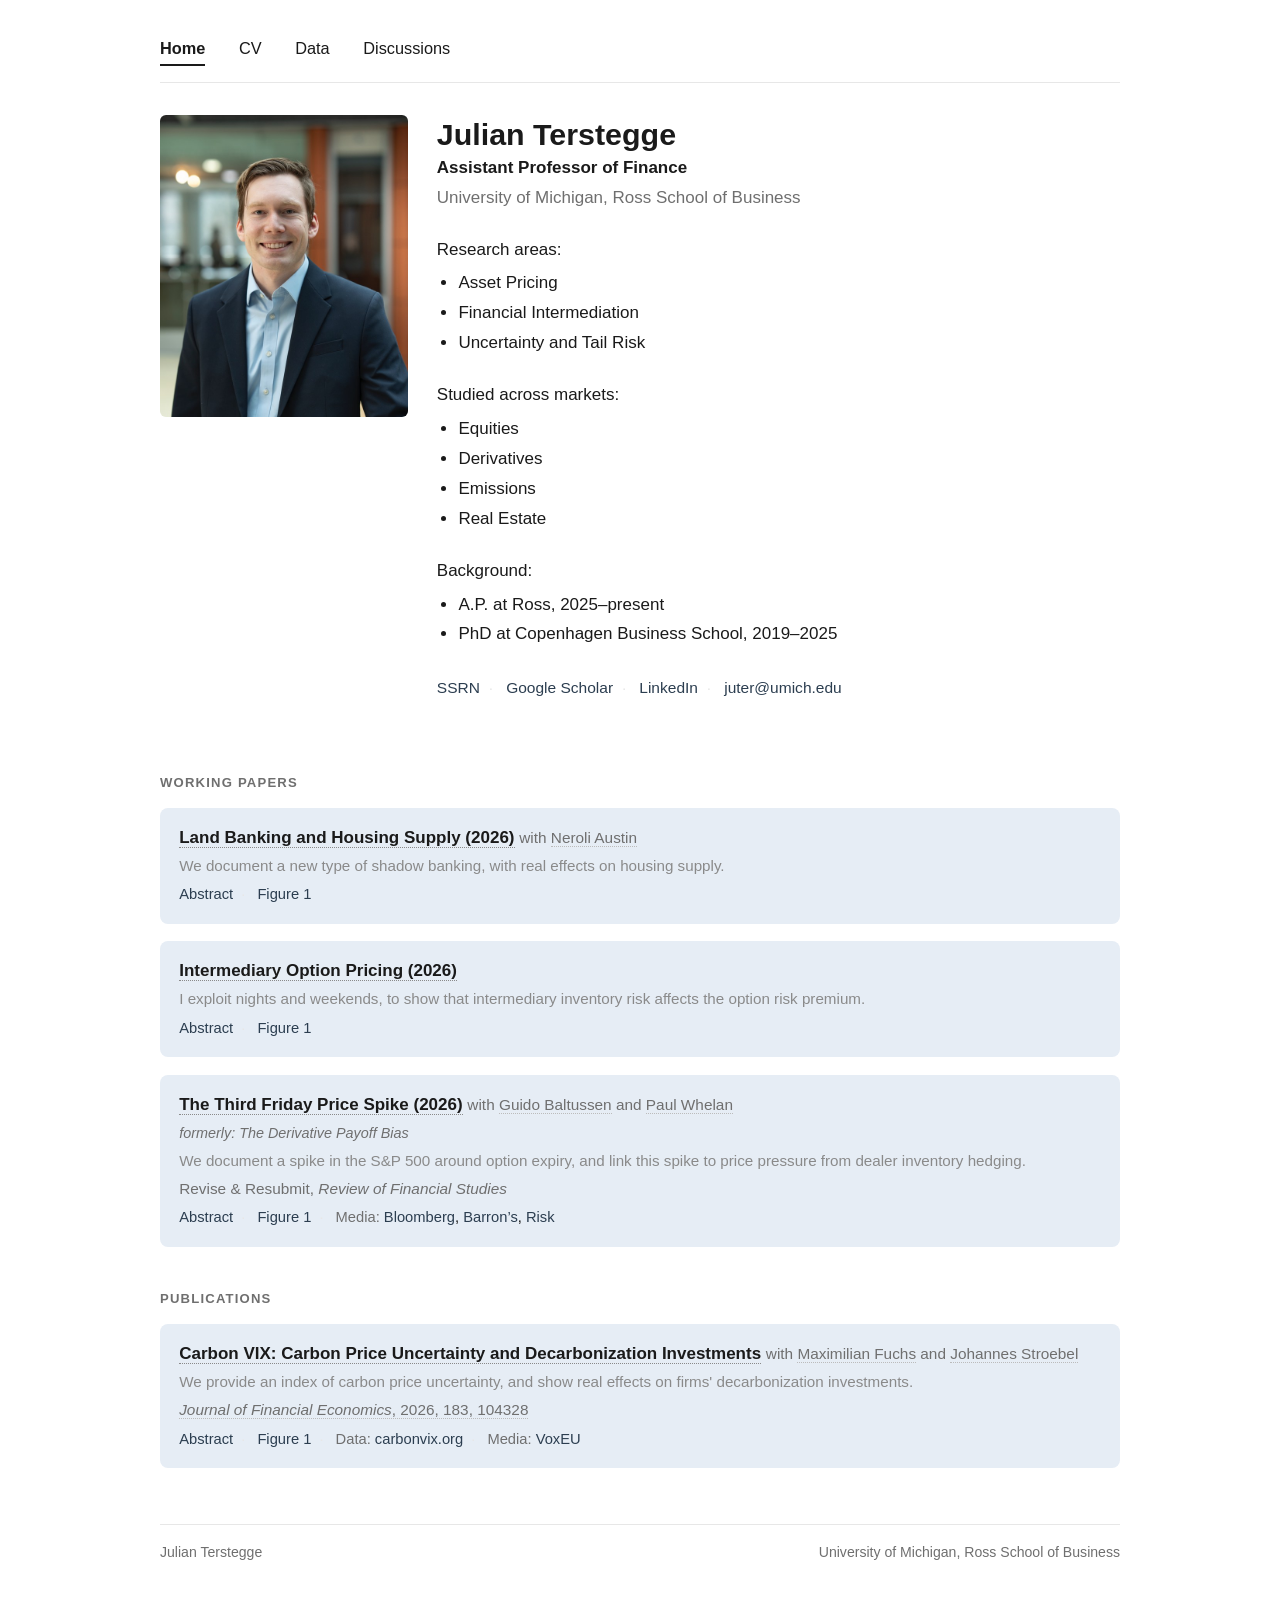
<file: index.html>
<!DOCTYPE html>
<html lang="en">
<head>
  <meta charset="utf-8">
  <meta name="viewport" content="width=device-width, initial-scale=1">

  <!-- Google tag (gtag.js) -->
  <script async src="https://www.googletagmanager.com/gtag/js?id=G-7PS0QFMQ77"></script>
  <script>
    window.dataLayer = window.dataLayer || [];
    function gtag(){dataLayer.push(arguments);}
    gtag('js', new Date());
    gtag('config', 'G-7PS0QFMQ77');
  </script>

  <title>Julian Terstegge</title>
  <meta name="description" content="Julian Terstegge — Assistant Professor of Finance, University of Michigan, Ross School of Business. Research areas: Asset Pricing, Financial Intermediation, Uncertainty and Tail Risk. Studied across markets: Equities, Derivatives, Emissions, Real Estate.">

  <link rel="icon" href="assets/img/favicon.svg" type="image/svg+xml">
  <link rel="icon" href="assets/img/favicon-96.png" type="image/png" sizes="96x96">
  <link rel="apple-touch-icon" href="assets/img/apple-touch-icon.png">

  <meta property="og:type" content="website">
  <meta property="og:title" content="Julian Terstegge">
  <meta property="og:description" content="Assistant Professor of Finance, University of Michigan, Ross School of Business. Research areas: Asset Pricing, Financial Intermediation, Uncertainty and Tail Risk. Studied across markets: Equities, Derivatives, Emissions, Real Estate.">
  <meta property="og:url" content="https://julianterstegge.com/">
  <meta property="og:image" content="https://julianterstegge.com/assets/img/og-card.jpg">
  <meta property="og:image:width" content="1200">
  <meta property="og:image:height" content="630">
  <meta name="twitter:card" content="summary_large_image">

  <link rel="stylesheet" href="css/style.css">
</head>
<body>

  <header class="site-header">
    <nav class="site-nav">
      <a href="index.html" class="active">Home</a>
      <a href="assets/cv/cv_julian_terstegge.pdf" target="_blank" rel="noopener noreferrer">CV</a>
      <a href="data.html">Data</a>
      <a href="discussions.html">Discussions</a>
    </nav>
  </header>

  <main>
    <div class="profile">
      <img src="assets/img/headshot.jpg" alt="Julian Terstegge">
      <div>
        <h1>Julian Terstegge</h1>
        <p class="subtitle">Assistant Professor of Finance</p>
        <p class="affil">University of Michigan, Ross School of Business</p>
        <div class="bio">
          <p class="bio-block">Research areas:</p>
          <ul class="research-areas">
            <li>Asset Pricing</li>
            <li>Financial Intermediation</li>
            <li>Uncertainty and Tail Risk</li>
          </ul>
          <p class="bio-block">Studied across markets:</p>
          <ul class="research-areas">
            <li>Equities</li>
            <li>Derivatives</li>
            <li>Emissions</li>
            <li>Real Estate</li>
          </ul>
          <p class="bio-block">Background:</p>
          <ul class="research-areas">
            <li>A.P. at Ross, 2025&ndash;present</li>
            <li>PhD at Copenhagen Business School, 2019&ndash;2025</li>
          </ul>
        </div>
        <p class="quicklinks">
          <a href="https://papers.ssrn.com/sol3/cf_dev/AbsByAuth.cfm?per_id=6129630" target="_blank" rel="noopener noreferrer">SSRN</a><span class="sep">·</span>
          <a href="https://scholar.google.com/citations?user=AfjYrWUAAAAJ&hl=en" target="_blank" rel="noopener noreferrer">Google Scholar</a><span class="sep">·</span>
          <a href="https://www.linkedin.com/in/julian-terstegge-11905a120/" target="_blank" rel="noopener noreferrer">LinkedIn</a><span class="sep">·</span>
          <a href="mailto:juter@umich.edu">juter@umich.edu</a>
        </p>
      </div>
    </div>

    <section id="working-papers">
      <h2>Working Papers</h2>
      <ul class="pub-list">
        <li id="paper-landbanking">
          <span class="pub-title"><a href="https://papers.ssrn.com/sol3/papers.cfm?abstract_id=7728238" target="_blank" rel="noopener noreferrer" title="Read the paper on SSRN">Land Banking and Housing Supply (2026)</a></span> <span class="pub-meta">with <a href="https://www.neroliaustin.com/" target="_blank" rel="noopener noreferrer">Neroli Austin</a></span><br>
          <span class="pub-oneliner">We document a new type of shadow banking, with real effects on housing supply.</span>
          <div class="pub-links">
            <button type="button" class="abstract-toggle" aria-expanded="false" aria-controls="abs-landbanking">Abstract</button><span class="sep">·</span>
            <button type="button" class="figure-toggle" aria-expanded="false" aria-controls="fig-landbanking">Figure 1</button>
          </div>
          <div class="abstract" id="abs-landbanking">
            <p>We study the financing of the U.S. builder sector, and document a new type of shadow banking, which affects housing supply. Bank lending against land collapsed in 2008 and has not returned at its old scale. Instead, builders rely on "land banks," firms that hold land on their balance sheet and sell land options to builders. We document this new regime in new hand-collected data: The share of land that builders hold via option has grown from 23% in 2009 to 72% in 2025, equivalent to five years of builders' homebuilding, or above $600 billion at current new-home prices. Builders exercise almost all land options when they come due. Thus, land banks provide balance sheet space, but carry little land price risk in normal times. However, in a land price crash, losses fall on land banks, which are financed with private capital. Based on these facts, we develop a model of the new U.S. housing supply curve. Due to land banking, housing supply is scheduled years in advance, and is about two thirds less price elastic in the short run. This "sticky housing supply" from land banking resulted in roughly 245,000 fewer homes built during the 2020&ndash;2021 housing boom, a quarter of annual U.S. single-family homebuilding. We conclude that land banking has contributed to the current U.S. housing shortage.</p>
          </div>
          <div class="figure-panel" id="fig-landbanking">
            <p class="figure-headline">The share of land that builders hold via option has grown from 23% in 2009 to 72% in 2025.</p>
            <img src="assets/figures/fig_land_banking_and_housing_supply.png" alt="Figure 1 of the paper: the share of land that public homebuilders hold via option, by fiscal year, rising from 23% in 2009 to 72% in 2025.">
          </div>
        </li>
        <li id="paper-intermediary">
          <span class="pub-title"><a href="https://papers.ssrn.com/sol3/papers.cfm?abstract_id=5877762" target="_blank" rel="noopener noreferrer" title="Read the paper on SSRN">Intermediary Option Pricing (2026)</a></span><br>
          <span class="pub-oneliner">I exploit nights and weekends, to show that intermediary inventory risk affects the option risk premium.</span>
          <div class="pub-links">
            <button type="button" class="abstract-toggle" aria-expanded="false" aria-controls="abs-intermediary">Abstract</button><span class="sep">·</span>
            <button type="button" class="figure-toggle" aria-expanded="false" aria-controls="fig-intermediary">Figure 1</button>
          </div>
          <div class="abstract" id="abs-intermediary">
            <p>I exploit nights to show that intermediary inventory risk drives the option risk premium. Nights raise dealers' inventory risk on a schedule unrelated to economy-wide risk aversion, because the daily closure of regular equity markets lowers liquidity and impedes delta-hedge adjustments. I quantify dealers' "gap risk" and find that it predicts S&amp;P 500 option returns overnight (when the friction binds) relative to the same options' day returns. After overnight equity trading emerged around 2006, loosening the friction on weeknights but not weekends, the intra-week option premium attenuated by nearly two thirds, especially in options where dealers' inventory is concentrated.</p>
          </div>
          <div class="figure-panel" id="fig-intermediary">
            <p class="figure-headline">The emergence of overnight equity trading permanently changed the option risk premium.</p>
            <img src="assets/figures/fig_intermediary_option_pricing.png" alt="Figure 1 of the paper: cumulative returns of S&amp;P 500 put options, weeknights versus weekends, 1996 to 2023.">
          </div>
        </li>
        <li id="paper-payoff">
          <span class="pub-title"><a href="https://papers.ssrn.com/sol3/papers.cfm?abstract_id=4562800" target="_blank" rel="noopener noreferrer" title="Read the paper on SSRN">The Third Friday Price Spike (2026)</a></span> <span class="pub-meta">with <a href="https://www.eur.nl/en/people/guido-baltussen" target="_blank" rel="noopener noreferrer">Guido Baltussen</a> and <a href="https://sites.google.com/view/paulwhelan/home" target="_blank" rel="noopener noreferrer">Paul Whelan</a></span><br>
          <span class="pub-formerly">formerly: The Derivative Payoff Bias</span><br>
          <span class="pub-oneliner">We document a spike in the S&amp;P 500 around option expiry, and link this spike to price pressure from dealer inventory hedging.</span><br>
          <span class="pub-meta">Revise &amp; Resubmit, <em>Review of Financial Studies</em></span>
          <div class="pub-links">
            <button type="button" class="abstract-toggle" aria-expanded="false" aria-controls="abs-payoff">Abstract</button><span class="sep">·</span>
            <button type="button" class="figure-toggle" aria-expanded="false" aria-controls="fig-payoff">Figure 1</button><span class="sep">·</span>
            <span class="link-label">Media:</span>
            <a href="https://www.bloomberg.com/news/articles/2023-09-27/s-p-500-options-quirk-mints-billions-stirring-manipulation-talk" target="_blank" rel="noopener noreferrer">Bloomberg</a>,
            <a href="https://www.barrons.com/articles/triple-witching-day-options-manipulated-dd8dd5ae" target="_blank" rel="noopener noreferrer">Barron’s</a>,
            <a href="https://www.risk.net/investing/7957783/witching-day-price-spikes-point-to-options-market-manipulation-study" target="_blank" rel="noopener noreferrer">Risk</a>
          </div>
          <div class="abstract" id="abs-payoff">
            <p>Most U.S. equity index derivatives settle at the market open on the 3rd Friday of each month. We document that equity prices open 10 basis points higher on 3rd Fridays, on average, and fully reverse by midday. Call payoffs are inflated and put payoffs deflated, transferring at least $1.5 billion annually. We link this spike to option dealers' hedging activity: their aggregate inventory delta predictably drifts down into expiry, requiring equity purchases to remain hedged. Measuring dealers' delta drift from positions, we show it predicts the Third Friday Price Spike and we find no comparable predictability on non-expiry days.</p>
          </div>
          <div class="figure-panel" id="fig-payoff">
            <p class="figure-headline">The S&amp;P 500 spikes when derivatives settle and fully reverts thereafter.</p>
            <img src="assets/figures/fig_third_friday_price_spike.png" alt="Cumulative intraday log returns of S&amp;P 500 E-mini futures around 3rd Friday market open versus all other days: a spike into the 9:30 a.m. open on 3rd Fridays that fully reverses by midday.">
          </div>
        </li>
      </ul>
    </section>

    <section id="publications">
      <h2>Publications</h2>
      <ul class="pub-list">
        <li id="paper-carbonvix">
          <span class="pub-title"><a href="https://papers.ssrn.com/sol3/papers.cfm?abstract_id=4913715" target="_blank" rel="noopener noreferrer" title="Read the paper on SSRN">Carbon VIX: Carbon Price Uncertainty and Decarbonization Investments</a></span> <span class="pub-meta">with <a href="https://maximilian-fuchs.github.io/" target="_blank" rel="noopener noreferrer">Maximilian Fuchs</a> and <a href="https://pages.stern.nyu.edu/~jstroebe/" target="_blank" rel="noopener noreferrer">Johannes Stroebel</a></span><br>
          <span class="pub-oneliner">We provide an index of carbon price uncertainty, and show real effects on firms' decarbonization investments.</span><br>
          <span class="pub-meta"><a href="https://doi.org/10.1016/j.jfineco.2026.104328" target="_blank" rel="noopener noreferrer"><em>Journal of Financial Economics</em>, 2026, 183, 104328</a></span>
          <div class="pub-links">
            <button type="button" class="abstract-toggle" aria-expanded="false" aria-controls="abs-carbonvix">Abstract</button><span class="sep">·</span>
            <button type="button" class="figure-toggle" aria-expanded="false" aria-controls="fig-carbonvix">Figure 1</button><span class="sep">·</span>
            <span class="link-label">Data:</span>
            <a href="https://carbonvix.org" target="_blank" rel="noopener noreferrer">carbonvix.org</a><span class="sep">·</span>
            <span class="link-label">Media:</span>
            <a href="https://cepr.org/voxeu/columns/carbon-price-uncertainty" target="_blank" rel="noopener noreferrer">VoxEU</a>
          </div>
          <div class="abstract" id="abs-carbonvix">
            <p>We study the effects of carbon price uncertainty on firms' decisions to decarbonize their operations. We first use information on the pricing of options on emission allowances in the European Emissions Trading System to create the Carbon VIX, a market-based high-frequency measure of carbon price uncertainty. Carbon price uncertainty is high, varies substantially over time, and experiences persistent shocks around major climate policy events. To explore the effects of carbon price uncertainty on expected aggregate decarbonization investments, we analyze its effect on the stock returns of firms that help other businesses decarbonize. To identify these "carbon solution providers," we extract common types of decarbonization investments from a large survey of firms, and then identify companies that offer the associated goods and services. We find that the stock returns of these carbon solution providers vary positively with carbon prices, but negatively with carbon price uncertainty. The effect of increases in carbon price uncertainty on our proxy for expected decarbonization investments is economically large and of similar magnitude as the effect of declines in carbon prices. These findings support predictions from real options theory that firms may delay investments in decarbonization when faced with uncertainty about the future costs of emissions.</p>
          </div>
          <div class="figure-panel" id="fig-carbonvix">
            <p class="figure-headline">The Carbon VIX measures carbon price uncertainty and spikes around major events.</p>
            <img src="assets/figures/fig_carbon_vix.png" alt="Figure 1 of the paper: the Carbon VIX from 2013 to 2023, annotated with major market events.">
          </div>
        </li>
      </ul>
    </section>

  </main>

  <footer class="site-footer">
    <span>Julian Terstegge</span>
    <span>University of Michigan, Ross School of Business</span>
  </footer>

  <script>
    // Expand/collapse paper abstracts and figures
    document.addEventListener('click', function (e) {
      var btn = e.target.closest('.abstract-toggle, .figure-toggle');
      if (!btn) return;
      var panel = document.getElementById(btn.getAttribute('aria-controls'));
      if (!panel) return;
      var open = panel.classList.toggle('open');
      btn.setAttribute('aria-expanded', open ? 'true' : 'false');
      if (btn.classList.contains('figure-toggle')) {
        btn.textContent = open ? 'Hide figure' : 'Figure 1';
      } else {
        btn.textContent = open ? 'Hide abstract' : 'Abstract';
      }
    });
  </script>

</body>
</html>
</file>
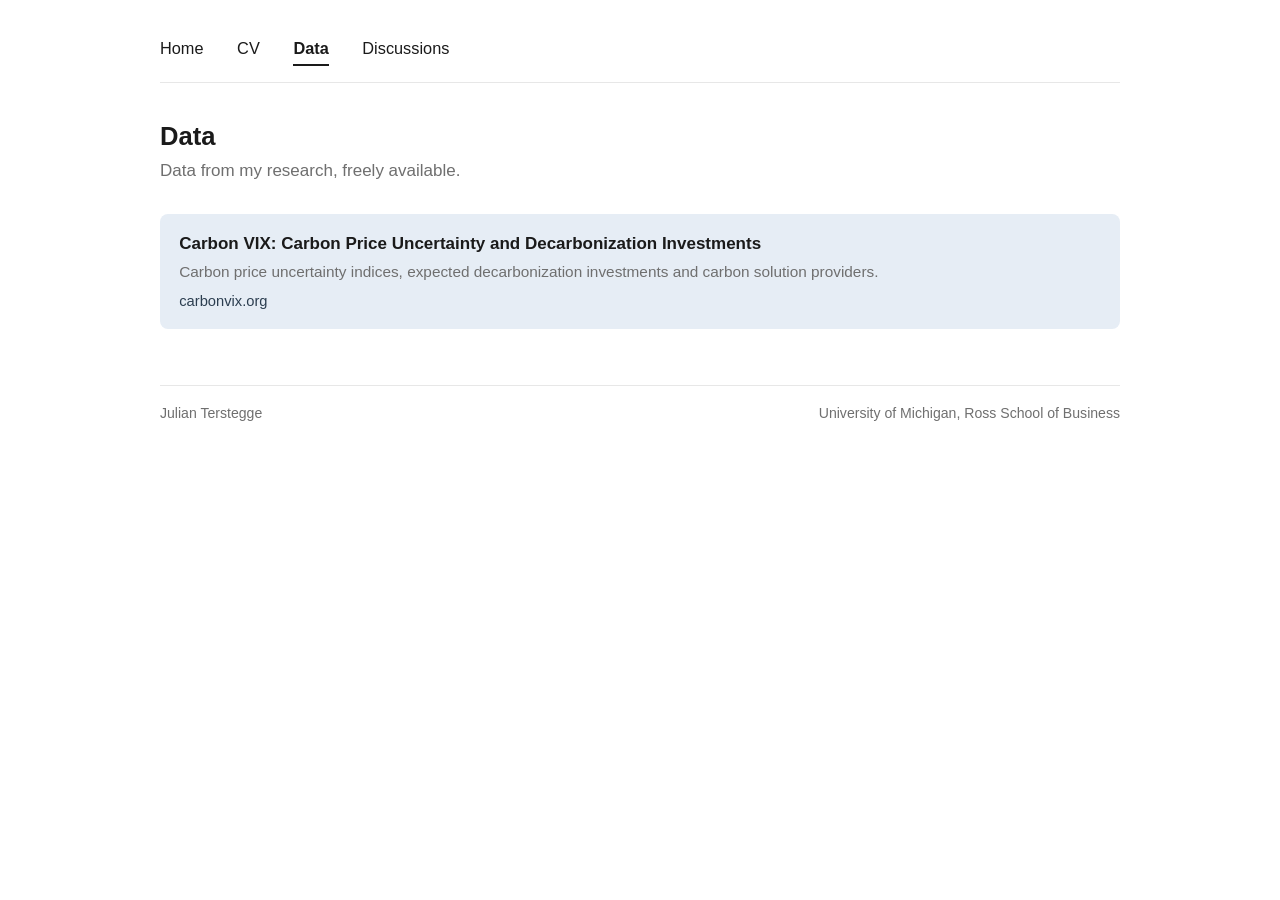
<file: data.html>
<!DOCTYPE html>
<html lang="en">
<head>
  <meta charset="utf-8">
  <meta name="viewport" content="width=device-width, initial-scale=1">

  <!-- Google tag (gtag.js) -->
  <script async src="https://www.googletagmanager.com/gtag/js?id=G-7PS0QFMQ77"></script>
  <script>
    window.dataLayer = window.dataLayer || [];
    function gtag(){dataLayer.push(arguments);}
    gtag('js', new Date());
    gtag('config', 'G-7PS0QFMQ77');
  </script>

  <title>Data — Julian Terstegge</title>
  <meta name="description" content="Research data by Julian Terstegge: the Carbon VIX and related series at carbonvix.org.">

  <link rel="icon" href="assets/img/favicon.svg" type="image/svg+xml">
  <link rel="icon" href="assets/img/favicon-96.png" type="image/png" sizes="96x96">
  <link rel="apple-touch-icon" href="assets/img/apple-touch-icon.png">

  <meta property="og:type" content="website">
  <meta property="og:title" content="Data — Julian Terstegge">
  <meta property="og:description" content="Research data by Julian Terstegge: the Carbon VIX and related series at carbonvix.org.">
  <meta property="og:url" content="https://julianterstegge.com/data.html">
  <meta property="og:image" content="https://julianterstegge.com/assets/img/og-card.jpg">
  <meta property="og:image:width" content="1200">
  <meta property="og:image:height" content="630">
  <meta name="twitter:card" content="summary_large_image">

  <link rel="stylesheet" href="css/style.css">
</head>
<body>

  <header class="site-header">
    <nav class="site-nav">
      <a href="index.html">Home</a>
      <a href="assets/cv/cv_julian_terstegge.pdf" target="_blank" rel="noopener noreferrer">CV</a>
      <a href="data.html" class="active">Data</a>
      <a href="discussions.html">Discussions</a>
    </nav>
  </header>

  <main>
    <h2 class="page-title">Data</h2>
    <p class="discussion-intro">Data from my research, freely available.</p>

    <ul class="pub-list">
      <li>
        <span class="pub-title">Carbon VIX: Carbon Price Uncertainty and Decarbonization Investments</span><br>
        <span class="pub-meta">Carbon price uncertainty indices, expected decarbonization investments and carbon solution providers.</span>
        <div class="pub-links">
          <a href="https://carbonvix.org" target="_blank" rel="noopener noreferrer">carbonvix.org</a>
        </div>
      </li>
    </ul>
  </main>

  <footer class="site-footer">
    <span>Julian Terstegge</span>
    <span>University of Michigan, Ross School of Business</span>
  </footer>

</body>
</html>
</file>
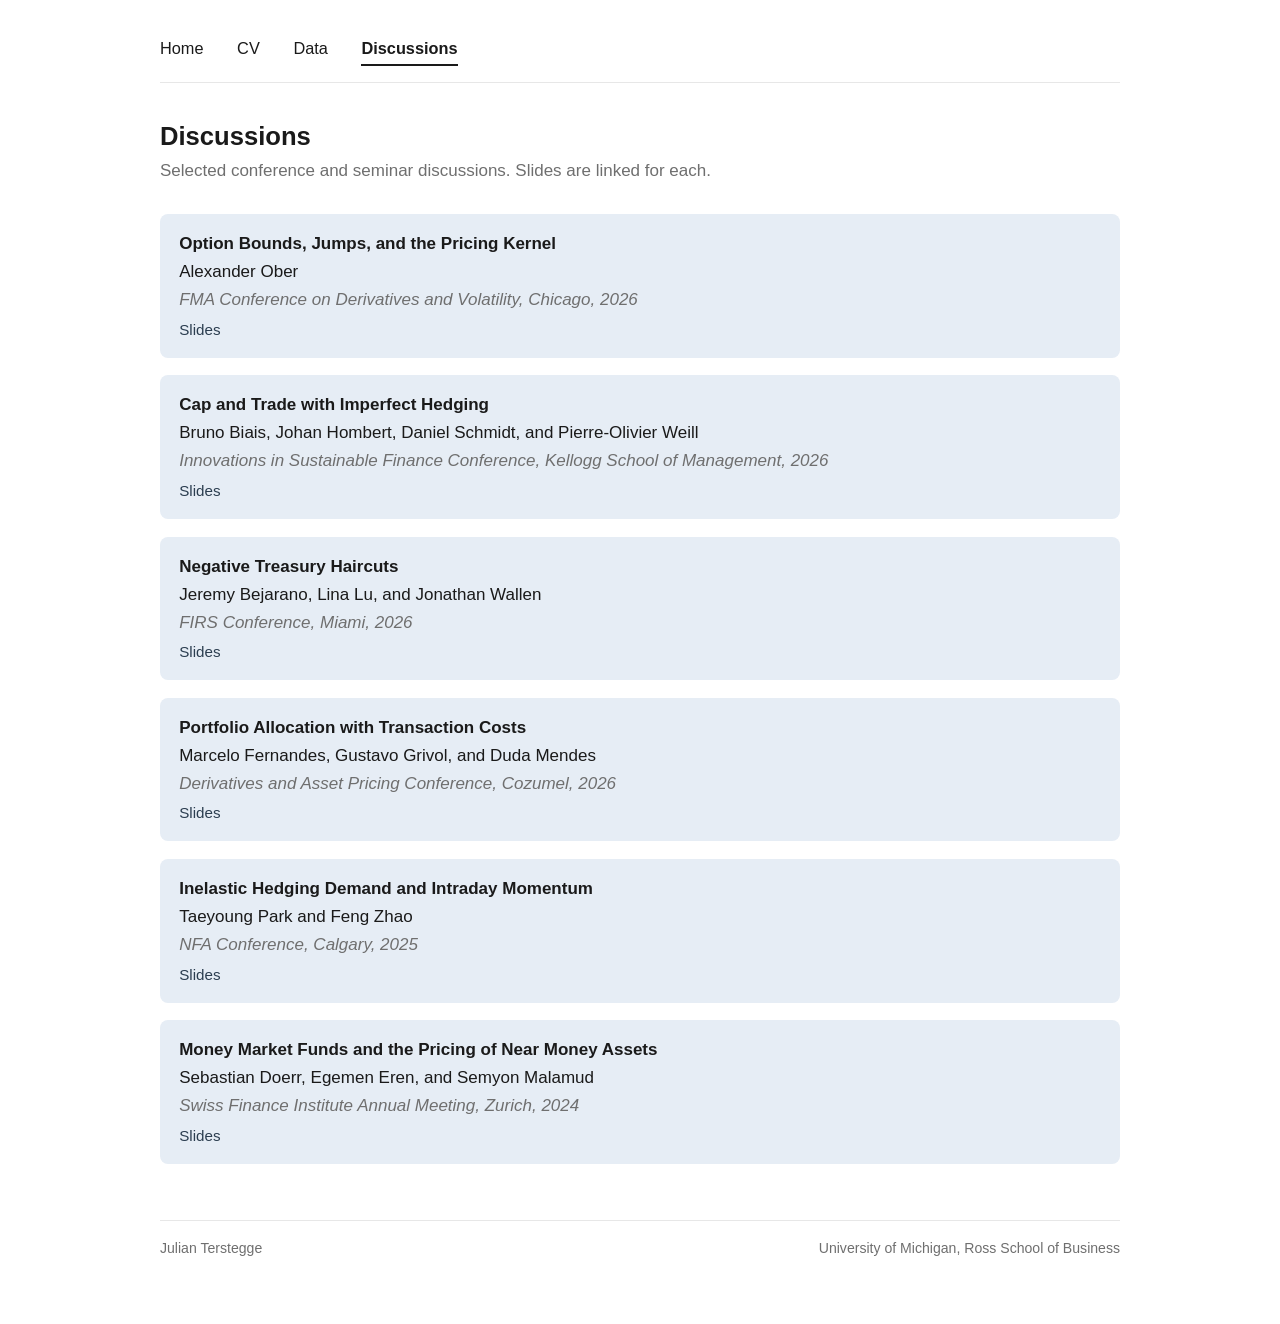
<file: discussions.html>
<!DOCTYPE html>
<html lang="en">
<head>
  <meta charset="utf-8">
  <meta name="viewport" content="width=device-width, initial-scale=1">

  <!-- Google tag (gtag.js) -->
  <script async src="https://www.googletagmanager.com/gtag/js?id=G-7PS0QFMQ77"></script>
  <script>
    window.dataLayer = window.dataLayer || [];
    function gtag(){dataLayer.push(arguments);}
    gtag('js', new Date());
    gtag('config', 'G-7PS0QFMQ77');
  </script>

  <title>Discussions — Julian Terstegge</title>
  <meta name="description" content="Conference and seminar discussions by Julian Terstegge, with slides.">

  <link rel="icon" href="assets/img/favicon.svg" type="image/svg+xml">
  <link rel="icon" href="assets/img/favicon-96.png" type="image/png" sizes="96x96">
  <link rel="apple-touch-icon" href="assets/img/apple-touch-icon.png">

  <meta property="og:type" content="website">
  <meta property="og:title" content="Discussions — Julian Terstegge">
  <meta property="og:description" content="Conference and seminar discussions by Julian Terstegge, with slides.">
  <meta property="og:url" content="https://julianterstegge.com/discussions.html">
  <meta property="og:image" content="https://julianterstegge.com/assets/img/og-card.jpg">
  <meta property="og:image:width" content="1200">
  <meta property="og:image:height" content="630">
  <meta name="twitter:card" content="summary_large_image">

  <link rel="stylesheet" href="css/style.css">
</head>
<body>

  <header class="site-header">
    <nav class="site-nav">
      <a href="index.html">Home</a>
      <a href="assets/cv/cv_julian_terstegge.pdf" target="_blank" rel="noopener noreferrer">CV</a>
      <a href="data.html">Data</a>
      <a href="discussions.html" class="active">Discussions</a>
    </nav>
  </header>

  <main>
    <h2 class="page-title">Discussions</h2>
    <p class="discussion-intro">Selected conference and seminar discussions. Slides are linked for each.</p>

    <ol class="discussion-list">
      <li>
        <div class="disc-paper">Option Bounds, Jumps, and the Pricing Kernel</div>
        <div class="disc-authors">Alexander Ober</div>
        <div class="disc-venue">FMA Conference on Derivatives and Volatility, Chicago, 2026</div>
        <div class="disc-links"><a href="assets/discussions/option_bounds_jumps_pricing_kernel.pdf" target="_blank" rel="noopener noreferrer">Slides</a></div>
      </li>

      <li>
        <div class="disc-paper">Cap and Trade with Imperfect Hedging</div>
        <div class="disc-authors">Bruno Biais, Johan Hombert, Daniel Schmidt, and Pierre-Olivier Weill</div>
        <div class="disc-venue">Innovations in Sustainable Finance Conference, Kellogg School of Management, 2026</div>
        <div class="disc-links"><a href="assets/discussions/cap_and_trade_imperfect_hedging.pdf" target="_blank" rel="noopener noreferrer">Slides</a></div>
      </li>

      <li>
        <div class="disc-paper">Negative Treasury Haircuts</div>
        <div class="disc-authors">Jeremy Bejarano, Lina Lu, and Jonathan Wallen</div>
        <div class="disc-venue">FIRS Conference, Miami, 2026</div>
        <div class="disc-links"><a href="assets/discussions/negative_treasury_haircuts.pdf" target="_blank" rel="noopener noreferrer">Slides</a></div>
      </li>

      <li>
        <div class="disc-paper">Portfolio Allocation with Transaction Costs</div>
        <div class="disc-authors">Marcelo Fernandes, Gustavo Grivol, and Duda Mendes</div>
        <div class="disc-venue">Derivatives and Asset Pricing Conference, Cozumel, 2026</div>
        <div class="disc-links"><a href="assets/discussions/portfolio_allocation_transaction_costs.pdf" target="_blank" rel="noopener noreferrer">Slides</a></div>
      </li>

      <li>
        <div class="disc-paper">Inelastic Hedging Demand and Intraday Momentum</div>
        <div class="disc-authors">Taeyoung Park and Feng Zhao</div>
        <div class="disc-venue">NFA Conference, Calgary, 2025</div>
        <div class="disc-links"><a href="assets/discussions/inelastic_hedging_demand.pdf" target="_blank" rel="noopener noreferrer">Slides</a></div>
      </li>

      <li>
        <div class="disc-paper">Money Market Funds and the Pricing of Near Money Assets</div>
        <div class="disc-authors">Sebastian Doerr, Egemen Eren, and Semyon Malamud</div>
        <div class="disc-venue">Swiss Finance Institute Annual Meeting, Zurich, 2024</div>
        <div class="disc-links"><a href="assets/discussions/money_market_funds_near_money_assets.pdf" target="_blank" rel="noopener noreferrer">Slides</a></div>
      </li>
    </ol>
  </main>

  <footer class="site-footer">
    <span>Julian Terstegge</span>
    <span>University of Michigan, Ross School of Business</span>
  </footer>

</body>
</html>
</file>
<file: css/style.css>
/* ===========================================================================
   Julian Terstegge — personal academic website
   Minimal single-column layout (inspired by fuzhiyu.me)
   =========================================================================== */

:root {
  --ink:    #1a1a1a;   /* body text, name, headings      */
  --link:   #2c3e50;   /* links — quiet slate            */
  --link-h: #1a1a1a;   /* link hover                     */
  --muted:  #6f6f6f;   /* secondary text, section labels */
  --rule:   #e7e7e7;   /* hairline rules                 */
  --maxw:   1000px;
}

* { box-sizing: border-box; }

html { -webkit-text-size-adjust: 100%; }

body {
  margin: 0 auto;
  max-width: var(--maxw);
  padding: 2.2rem 1.25rem 4rem;
  font-family: -apple-system, BlinkMacSystemFont, "Segoe UI", Roboto, Helvetica,
               Arial, "Helvetica Neue", sans-serif;
  font-size: 17px;
  line-height: 1.65;
  color: var(--ink);
  background: #ffffff;
  -webkit-font-smoothing: antialiased;
}

a {
  color: var(--link);
  text-decoration: none;
  border-bottom: 1px solid transparent;
  transition: border-color .15s ease, color .15s ease;
}
a:hover { color: var(--link-h); border-bottom-color: currentColor; }

/* ---- Site header / navigation ------------------------------------------- */
.site-header {
  display: flex;
  flex-wrap: wrap;
  align-items: baseline;
  justify-content: space-between;
  gap: .4rem 1rem;
  padding-bottom: 1rem;
  margin-bottom: 2rem;
  border-bottom: 1px solid var(--rule);
}
.site-title {
  font-size: 1.35rem;
  font-weight: 700;
  letter-spacing: .2px;
  color: var(--ink);
  border-bottom: none;
}
.site-title:hover { color: var(--ink); border-bottom: none; }

.site-nav { display: flex; flex-wrap: wrap; gap: .4rem 2.1rem; font-size: 1.02rem; }
.site-nav a { color: var(--ink); border-bottom: none; padding-bottom: 2px; }
.site-nav a:hover { color: var(--ink); border-bottom: none; }
.site-nav a.active {
  color: var(--ink);
  font-weight: 600;
  border-bottom: 2px solid var(--ink);
}

/* ---- Home: profile block ------------------------------------------------ */
.profile {
  display: flex;
  gap: 1.8rem;
  align-items: flex-start;
  margin-bottom: 3.4rem;
}
.profile img {
  width: 248px;   /* sized so the photo matches the height of the text column */
  border-radius: 6px;
  flex-shrink: 0;
}
.profile h1 {
  margin: .1rem 0 .15rem;
  font-size: 1.9rem;
  color: var(--ink);
  line-height: 1.15;
}
.profile .subtitle { margin: 0; color: var(--ink); font-weight: 600; }
.profile .affil { margin: .1rem 0 .9rem; color: var(--muted); }
.profile .bio { margin: .6rem 0 0; }
.bio p { margin: 0; }
.bio p + p { margin-top: .55rem; }
.bio .bio-block { margin-top: 1.5rem; }
.bio .research-areas { margin: .35rem 0 .6rem; padding-left: 1.35rem; }
.bio .research-areas li { margin: .12rem 0; }

/* inline quick-links row */
.quicklinks {
  margin-top: 1.5rem;
  font-size: .97rem;
  line-height: 1.9;
}
.quicklinks a { white-space: nowrap; }
.quicklinks .sep { color: var(--rule); margin: 0 .55rem; }

/* ---- Section headings --------------------------------------------------- */
section { margin-top: 2.6rem; }
h2 {
  font-size: .82rem;
  font-weight: 700;
  letter-spacing: .09em;
  text-transform: uppercase;
  color: var(--muted);
  margin: 0 0 .9rem;
}

/* Large page title on subpages (Discussions, Data) — overrides the small
   uppercase section-label look of plain h2 */
h2.page-title {
  font-size: 1.6rem;
  letter-spacing: normal;
  text-transform: none;
  color: var(--ink);
  margin: 0 0 .4rem;
}

/* ---- Publication list --------------------------------------------------- */
.pub-list { list-style: none; margin: 0; padding: 0; }
.pub-list > li {
  margin-bottom: 1.1rem;
  padding: 1rem 1.2rem;
  background: #e6edf5;   /* faint blue card, delineates each paper */
  border-radius: 8px;
}
.pub-title { font-weight: 600; color: var(--ink); }
/* The title links to the paper on SSRN (there is no separate Paper or SSRN
   button). It keeps the bold ink look; a dotted underline, the site's idiom
   for a mellow link, shows that it is clickable, and turns solid on hover */
.pub-title a {
  color: inherit;
  border-bottom: 1px dotted #8a8a8a;
}
.pub-title a:hover { color: var(--link-h); border-bottom: 1px solid currentColor; }
.pub-formerly { color: var(--muted); font-size: .9rem; font-style: italic; }
/* One-sentence paper summary on its own line below the title — light grey */
.pub-oneliner { color: #8a8a8a; font-size: .95rem; }
.pub-meta  { color: var(--muted); font-size: .96rem; }
.pub-meta em { font-style: italic; }

/* Co-author links — deliberately mellow: keep the muted text color, signal
   "link" only through a faint dotted underline; full link color on hover */
.pub-meta a {
  color: inherit;
  border-bottom: 1px dotted #bcbcbc;
}
.pub-meta a:hover { color: var(--link-h); border-bottom-color: currentColor; }
.pub-links { font-size: .92rem; margin-top: .15rem; }
.pub-links a { white-space: nowrap; }
.pub-links .sep { color: var(--rule); margin: 0 .5rem; }
.pub-links .link-label { color: var(--muted); }

/* Abstract & figure toggles — styled to match the .pub-links links */
.abstract-toggle,
.figure-toggle {
  font: inherit;
  color: var(--link);
  background: none;
  border: 0;
  border-bottom: 1px solid transparent;
  padding: 0;
  cursor: pointer;
  vertical-align: baseline;
  white-space: nowrap;
}
.abstract-toggle:hover,
.figure-toggle:hover { color: var(--link-h); border-bottom-color: currentColor; }

/* Collapsible abstract panel — white inset inside the tinted paper card */
.abstract {
  display: none;
  margin-top: .6rem;
  padding: .65rem .85rem;
  background: #ffffff;
  border-left: 3px solid #d9e2ec;
  border-radius: 0 4px 4px 0;
  font-size: .95rem;
  line-height: 1.62;
  color: var(--ink);
}
.abstract.open { display: block; }
.abstract p { margin: 0; }

/* Collapsible Figure 1 panel — same frame as the abstract */
.figure-panel {
  display: none;
  margin-top: .6rem;
  padding: .8rem .85rem;
  background: #ffffff;
  border-left: 3px solid #d9e2ec;
  border-radius: 0 4px 4px 0;
  max-width: 64ch;
}
.figure-panel.open { display: block; }
.figure-panel img { display: block; width: 100%; height: auto; }
.figure-headline {
  margin: 0 0 .55rem;
  font-size: .95rem;
  font-weight: 600;
  line-height: 1.45;
  color: var(--ink);
}

/* ---- Discussions list --------------------------------------------------- */
.discussion-intro { color: var(--muted); margin: -.4rem 0 1.8rem; }
.discussion-list {
  list-style: none;
  margin: 0;
  padding: 0;
}
.discussion-list > li {
  position: relative;
  padding: 1rem 1.2rem;
  margin-bottom: 1.1rem;
  background: #e6edf5;   /* same faint blue card as the paper lists */
  border-radius: 8px;
}
.disc-paper   { font-weight: 600; color: var(--ink); }
.disc-authors { color: var(--ink); }
.disc-venue   { color: var(--muted); font-style: italic; }
.disc-links   { margin-top: .15rem; font-size: .95rem; }

/* ---- Footer ------------------------------------------------------------- */
.site-footer {
  margin-top: 3.5rem;
  padding-top: 1rem;
  border-top: 1px solid var(--rule);
  color: var(--muted);
  font-size: .88rem;
  display: flex;
  justify-content: space-between;
  flex-wrap: wrap;
  gap: .4rem;
}

/* ---- Responsive --------------------------------------------------------- */
@media (max-width: 560px) {
  body { font-size: 16px; padding-top: 1.6rem; }
  .pub-list > li { padding: .85rem .95rem; }
  .discussion-list > li { padding: .85rem .95rem; }
  .profile { flex-direction: column; align-items: center; text-align: center; }
  .profile img { width: 200px; }
  /* bio stays left-aligned: centered li text strands the outside list markers */
  .profile .bio { text-align: left; }
  .quicklinks { text-align: center; }
  .site-header { justify-content: center; text-align: center; }
}
</file>
